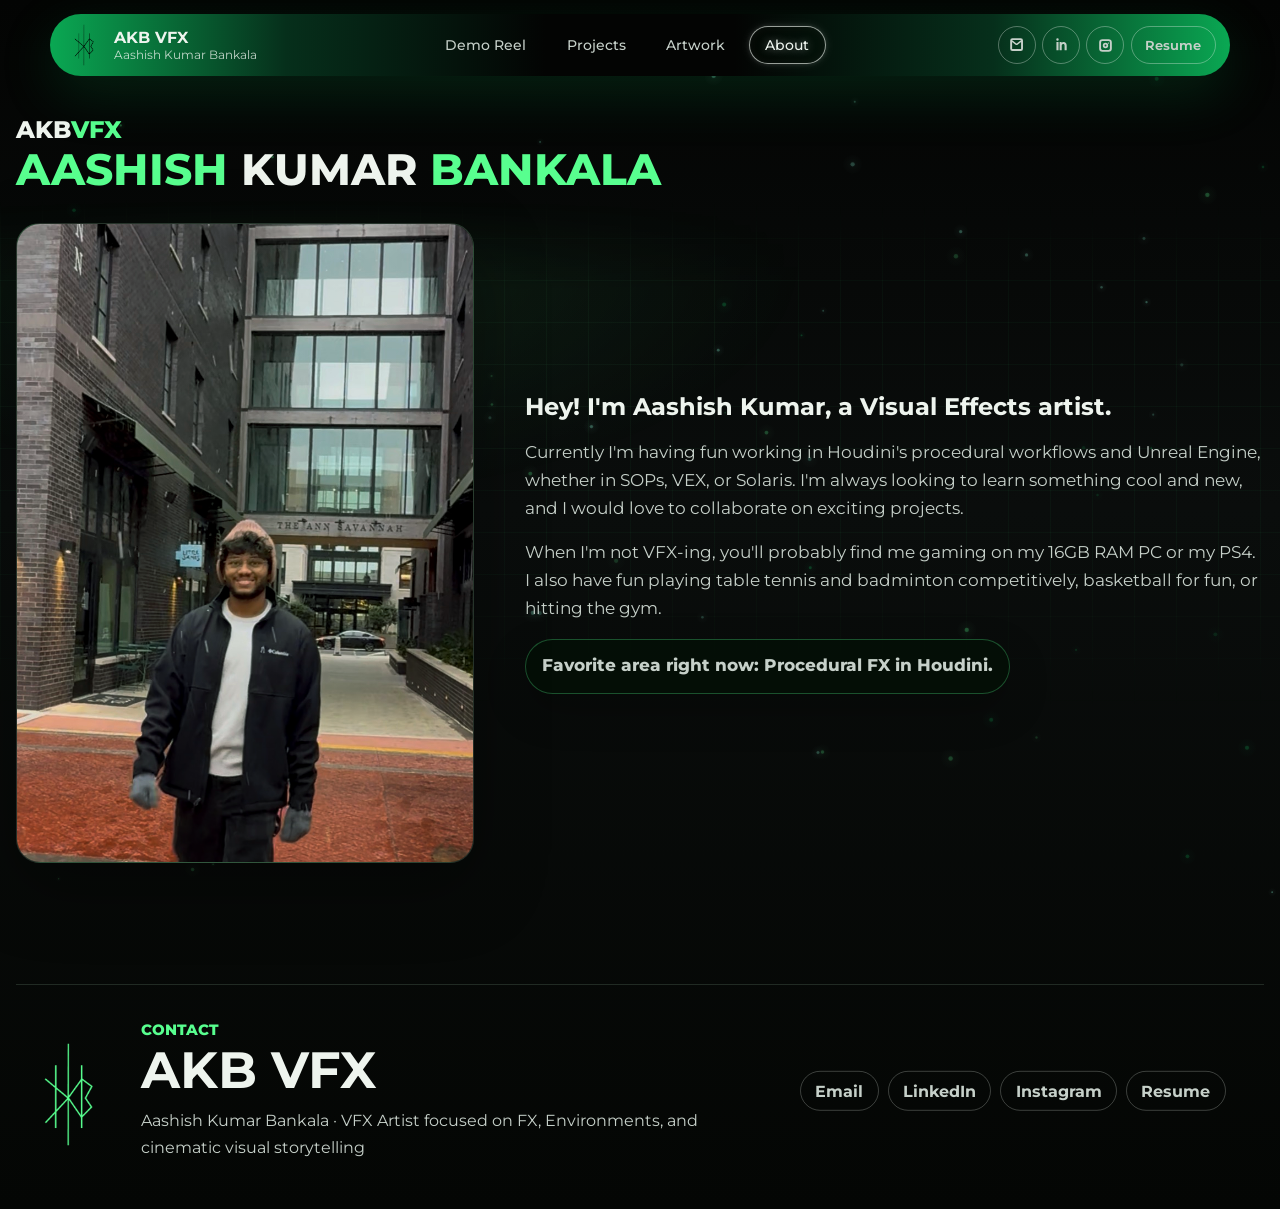
<file: about.html>
<!doctype html>
<html lang="en">
  <head>
    <meta charset="UTF-8" />
    <meta name="viewport" content="width=device-width, initial-scale=1.0" />
    <meta
      name="description"
      content="About Aashish Kumar Bankala, AKB VFX, software, contact information, and portfolio focus."
    />
    <title>About | AKB VFX</title>
    <link rel="preconnect" href="https://fonts.googleapis.com" />
    <link rel="preconnect" href="https://fonts.gstatic.com" crossorigin />
    <link href="https://fonts.googleapis.com/css2?family=Montserrat:wght@400..900&display=swap" rel="stylesheet" />
    <link rel="stylesheet" href="assets/css/styles.css" />
  </head>
  <body>
    <div class="site-shell subpage-shell">
      <header class="topbar topbar-solid" data-reveal>
        <a class="brand" href="index.html" aria-label="AKB VFX home">
          <span class="brand-mark"><img src="assets/images/logo-png.png" alt="AKB VFX logo" /></span>
          <span class="brand-copy">
            <strong>AKB VFX</strong>
            <span>Aashish Kumar Bankala</span>
          </span>
        </a>

        <nav class="main-nav" aria-label="Primary navigation">
          <a href="index.html#showreel">Demo Reel</a>
          <a href="projects.html">Projects</a>
          <a href="artwork.html">Artwork</a>
          <a href="about.html" aria-current="page">About</a>
        </nav>

        <button class="mobile-nav-toggle" type="button" aria-label="Open menu" aria-expanded="false">
          <span></span>
          <span></span>
          <span></span>
        </button>

        <div class="social-links" aria-label="Contact links">
          <a href="mailto:aashishbankala@gmail.com" aria-label="Email Aashish">
            <svg viewBox="0 0 24 24" aria-hidden="true">
              <path d="M4 6.8A2.8 2.8 0 0 1 6.8 4h10.4A2.8 2.8 0 0 1 20 6.8v10.4a2.8 2.8 0 0 1-2.8 2.8H6.8A2.8 2.8 0 0 1 4 17.2V6.8Zm2.2-.4 5.58 4.25c.13.1.31.1.44 0L17.8 6.4H6.2Zm11.4 2.35-4.33 3.31a2.1 2.1 0 0 1-2.54 0L6.4 8.75v8.45c0 .22.18.4.4.4h10.4c.22 0 .4-.18.4-.4V8.75Z" />
            </svg>
          </a>
          <a href="https://www.linkedin.com/in/aashish-kumar-bankala-3ab669327/" target="_blank" rel="noreferrer" aria-label="LinkedIn">
            <svg viewBox="0 0 24 24" aria-hidden="true">
              <path d="M6.94 8.9H4.3v10.2h2.64V8.9ZM5.62 4.05a1.53 1.53 0 1 0 0 3.06 1.53 1.53 0 0 0 0-3.06Zm5.17 4.85H8.27v10.2h2.63v-5.35c0-1.44.66-2.38 1.93-2.38 1.12 0 1.66.78 1.66 2.38v5.35h2.63v-5.92c0-2.92-1.56-4.52-3.84-4.52-1.25 0-2.03.49-2.49 1.22V8.9Z" />
            </svg>
          </a>
          <a href="https://www.instagram.com/akb35409_art/" target="_blank" rel="noreferrer" aria-label="Instagram">
            <svg viewBox="0 0 24 24" aria-hidden="true">
              <path d="M8.2 4h7.6A4.2 4.2 0 0 1 20 8.2v7.6a4.2 4.2 0 0 1-4.2 4.2H8.2A4.2 4.2 0 0 1 4 15.8V8.2A4.2 4.2 0 0 1 8.2 4Zm0 2.4a1.8 1.8 0 0 0-1.8 1.8v7.6c0 1 .8 1.8 1.8 1.8h7.6a1.8 1.8 0 0 0 1.8-1.8V8.2a1.8 1.8 0 0 0-1.8-1.8H8.2Zm3.8 2.2a3.4 3.4 0 1 1 0 6.8 3.4 3.4 0 0 1 0-6.8Zm0 2.2a1.2 1.2 0 1 0 0 2.4 1.2 1.2 0 0 0 0-2.4Zm3.72-2.72a.8.8 0 1 1 0 1.6.8.8 0 0 1 0-1.6Z" />
            </svg>
          </a>
          <a class="resume-link" href="assets/docs/AashishKumarBankala_Resume_2026.pdf" target="_blank" rel="noreferrer">Resume</a>
        </div>
      </header>

      <main class="about-page">
        <section class="page-hero about-hero" data-reveal>
          <p class="eyebrow brand-eyebrow"><span>akb</span><span>vfx</span></p>
          <h1><span>Aashish</span> Kumar <span>Bankala</span></h1>
        </section>

        <section class="about-story" data-reveal>
          <figure class="about-portrait">
            <img
              src="assets/images/about-portrait.jpg"
              alt="Aashish Kumar Bankala portrait"
              loading="lazy"
              onerror="this.remove(); this.parentElement.classList.add('is-missing');"
            />
            <div class="about-portrait-fallback">
              <span>Portrait</span>
              <strong>Aashish Kumar Bankala</strong>
            </div>
          </figure>

          <div class="about-copy">
            <p>
              Hey! I'm Aashish Kumar, a Visual Effects artist.
            </p>
            <p>
              Currently I'm having fun working in Houdini's procedural workflows and Unreal
              Engine, whether in SOPs, VEX, or Solaris. I'm always looking to learn something
              cool and new, and I would love to collaborate on exciting projects.
            </p>
            <p>
              When I'm not VFX-ing, you'll probably find me gaming on my 16GB RAM PC or my PS4.
              I also have fun playing table tennis and badminton competitively, basketball for
              fun, or hitting the gym.
            </p>
            <p class="about-highlight">Favorite area right now: Procedural FX in Houdini.</p>
          </div>
        </section>
      </main>

      <footer class="site-footer" data-reveal>
        <div class="footer-main">
          <div class="footer-brand-block">
            <a class="footer-logo" href="index.html#showreel" aria-label="Back to demoreel">
              <img src="assets/images/logo-green.png" alt="AKB VFX logo" />
            </a>
            <div class="footer-copy">
              <p class="eyebrow">Contact</p>
              <h2>AKB VFX</h2>
              <p>Aashish Kumar Bankala · VFX Artist focused on FX, Environments, and cinematic visual storytelling</p>
            </div>
          </div>
          <nav class="footer-links" aria-label="Footer links">
            <a href="mailto:aashishbankala@gmail.com">Email</a>
            <a href="https://www.linkedin.com/in/aashish-kumar-bankala-3ab669327/" target="_blank" rel="noreferrer">LinkedIn</a>
            <a href="https://www.instagram.com/akb35409_art/" target="_blank" rel="noreferrer">Instagram</a>
            <a href="assets/docs/AashishKumarBankala_Resume_2026.pdf" target="_blank" rel="noreferrer">Resume</a>
          </nav>
        </div>
      </footer>
    </div>

    <script src="assets/js/projects.js"></script>
    <script src="assets/js/main.js"></script>
  </body>
</html>
</file>
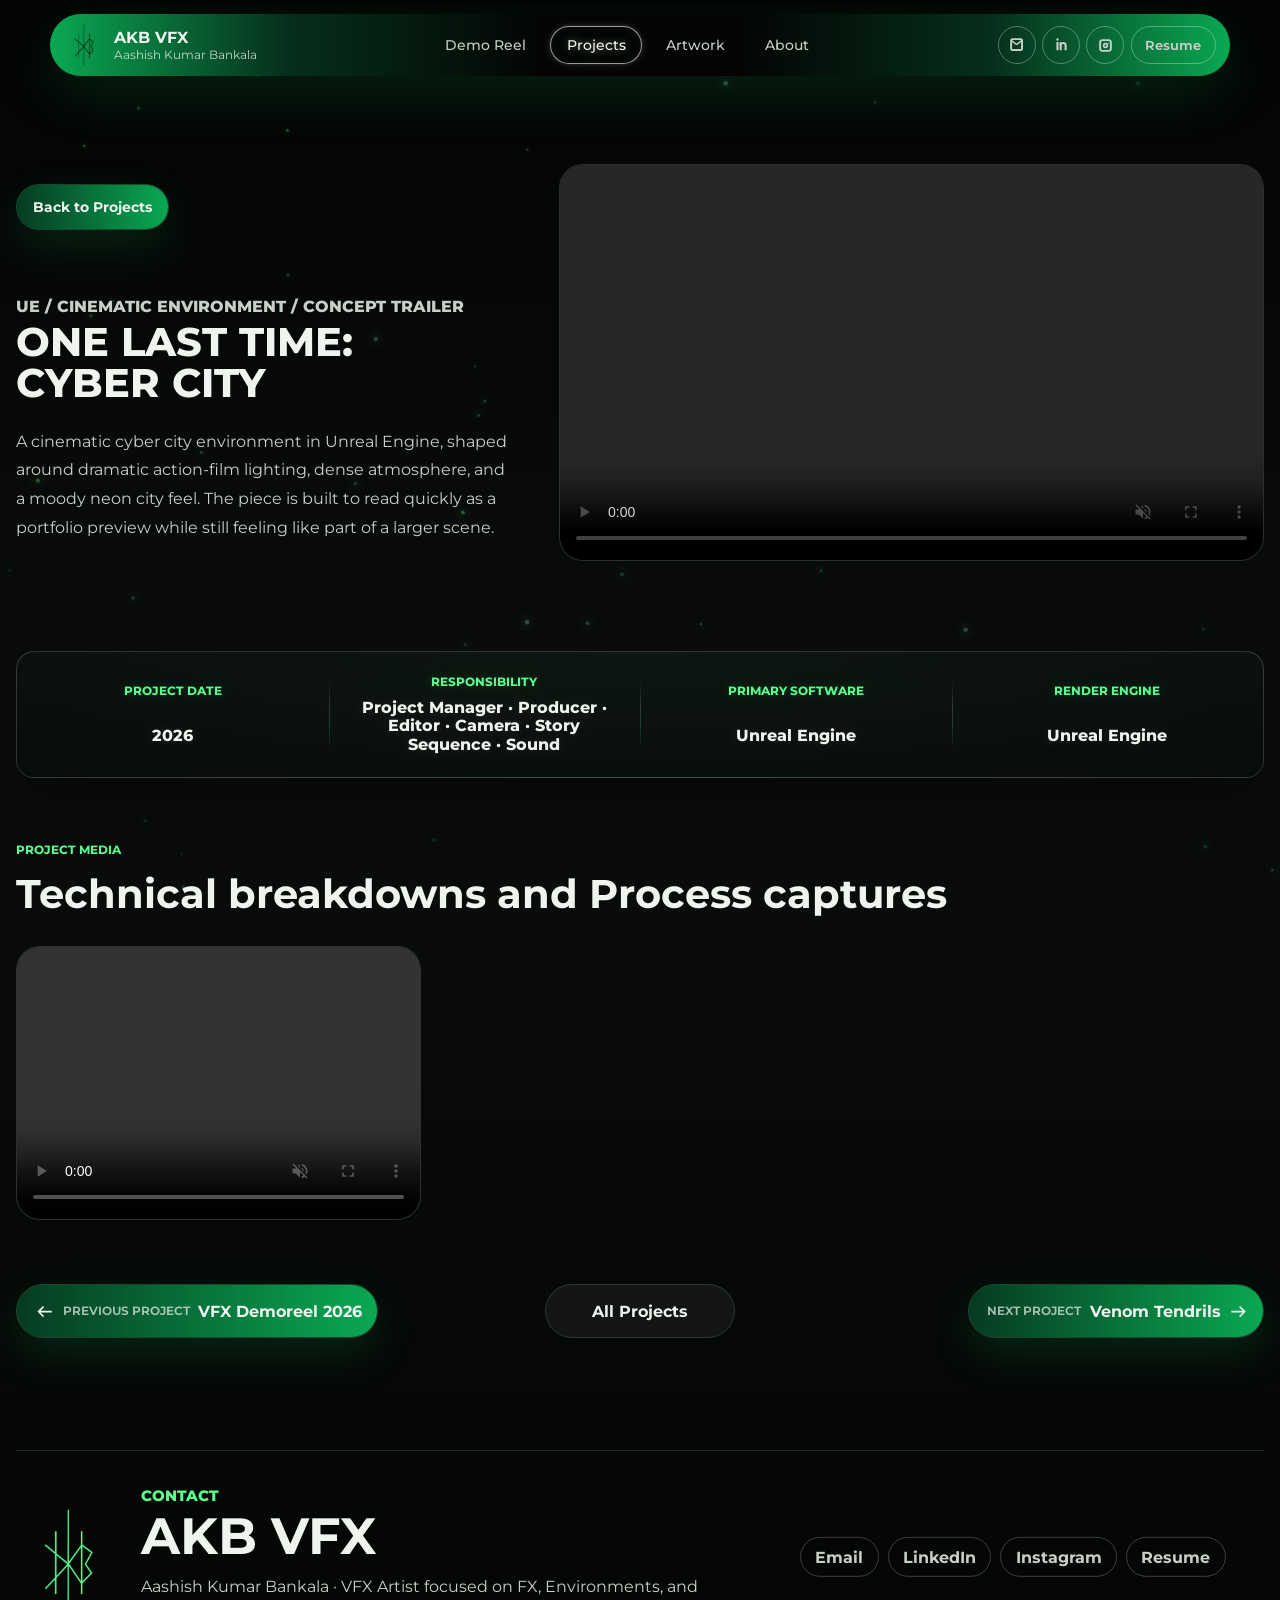
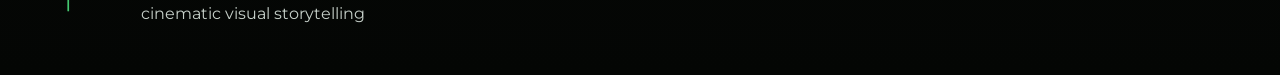
<file: project.html>
<!doctype html>
<html lang="en">
  <head>
    <meta charset="UTF-8" />
    <meta name="viewport" content="width=device-width, initial-scale=1.0" />
    <meta name="description" content="AKB VFX project detail page." />
    <title>Project | AKB VFX</title>
    <link rel="preconnect" href="https://fonts.googleapis.com" />
    <link rel="preconnect" href="https://fonts.gstatic.com" crossorigin />
    <link href="https://fonts.googleapis.com/css2?family=Montserrat:wght@400..900&display=swap" rel="stylesheet" />
    <link rel="stylesheet" href="assets/css/styles.css" />
  </head>
  <body>
    <div class="site-shell subpage-shell">
      <header class="topbar topbar-solid" data-reveal>
        <a class="brand" href="index.html" aria-label="AKB VFX home">
          <span class="brand-mark"><img src="assets/images/logo-png.png" alt="AKB VFX logo" /></span>
          <span class="brand-copy">
            <strong>AKB VFX</strong>
            <span>Aashish Kumar Bankala</span>
          </span>
        </a>

        <nav class="main-nav" aria-label="Primary navigation">
          <a href="index.html#showreel">Demo Reel</a>
          <a href="projects.html" aria-current="page">Projects</a>
          <a href="artwork.html">Artwork</a>
          <a href="about.html">About</a>
        </nav>

        <button class="mobile-nav-toggle" type="button" aria-label="Open menu" aria-expanded="false">
          <span></span>
          <span></span>
          <span></span>
        </button>

        <div class="social-links" aria-label="Contact links">
          <a href="mailto:aashishbankala@gmail.com" aria-label="Email Aashish">
            <svg viewBox="0 0 24 24" aria-hidden="true">
              <path d="M4 6.8A2.8 2.8 0 0 1 6.8 4h10.4A2.8 2.8 0 0 1 20 6.8v10.4a2.8 2.8 0 0 1-2.8 2.8H6.8A2.8 2.8 0 0 1 4 17.2V6.8Zm2.2-.4 5.58 4.25c.13.1.31.1.44 0L17.8 6.4H6.2Zm11.4 2.35-4.33 3.31a2.1 2.1 0 0 1-2.54 0L6.4 8.75v8.45c0 .22.18.4.4.4h10.4c.22 0 .4-.18.4-.4V8.75Z" />
            </svg>
          </a>
          <a href="https://www.linkedin.com/in/aashish-kumar-bankala-3ab669327/" target="_blank" rel="noreferrer" aria-label="LinkedIn">
            <svg viewBox="0 0 24 24" aria-hidden="true">
              <path d="M6.94 8.9H4.3v10.2h2.64V8.9ZM5.62 4.05a1.53 1.53 0 1 0 0 3.06 1.53 1.53 0 0 0 0-3.06Zm5.17 4.85H8.27v10.2h2.63v-5.35c0-1.44.66-2.38 1.93-2.38 1.12 0 1.66.78 1.66 2.38v5.35h2.63v-5.92c0-2.92-1.56-4.52-3.84-4.52-1.25 0-2.03.49-2.49 1.22V8.9Z" />
            </svg>
          </a>
          <a href="https://www.instagram.com/akb35409_art/" target="_blank" rel="noreferrer" aria-label="Instagram">
            <svg viewBox="0 0 24 24" aria-hidden="true">
              <path d="M8.2 4h7.6A4.2 4.2 0 0 1 20 8.2v7.6a4.2 4.2 0 0 1-4.2 4.2H8.2A4.2 4.2 0 0 1 4 15.8V8.2A4.2 4.2 0 0 1 8.2 4Zm0 2.4a1.8 1.8 0 0 0-1.8 1.8v7.6c0 1 .8 1.8 1.8 1.8h7.6a1.8 1.8 0 0 0 1.8-1.8V8.2a1.8 1.8 0 0 0-1.8-1.8H8.2Zm3.8 2.2a3.4 3.4 0 1 1 0 6.8 3.4 3.4 0 0 1 0-6.8Zm0 2.2a1.2 1.2 0 1 0 0 2.4 1.2 1.2 0 0 0 0-2.4Zm3.72-2.72a.8.8 0 1 1 0 1.6.8.8 0 0 1 0-1.6Z" />
            </svg>
          </a>
          <a class="resume-link" href="assets/docs/AashishKumarBankala_Resume_2026.pdf" target="_blank" rel="noreferrer">Resume</a>
        </div>
      </header>

      <main id="projectDetail"></main>

      <footer class="site-footer" data-reveal>
        <div class="footer-main">
          <div class="footer-brand-block">
            <a class="footer-logo" href="index.html#showreel" aria-label="Back to demoreel">
              <img src="assets/images/logo-green.png" alt="AKB VFX logo" />
            </a>
            <div class="footer-copy">
              <p class="eyebrow">Contact</p>
              <h2>AKB VFX</h2>
              <p>Aashish Kumar Bankala · VFX Artist focused on FX, Environments, and cinematic visual storytelling</p>
            </div>
          </div>
          <nav class="footer-links" aria-label="Footer links">
            <a href="mailto:aashishbankala@gmail.com">Email</a>
            <a href="https://www.linkedin.com/in/aashish-kumar-bankala-3ab669327/" target="_blank" rel="noreferrer">LinkedIn</a>
            <a href="https://www.instagram.com/akb35409_art/" target="_blank" rel="noreferrer">Instagram</a>
            <a href="assets/docs/AashishKumarBankala_Resume_2026.pdf" target="_blank" rel="noreferrer">Resume</a>
          </nav>
        </div>
      </footer>
    </div>

    <script src="assets/js/projects.js"></script>
    <script src="assets/js/main.js"></script>
  </body>
</html>
</file>
<file: assets/css/styles.css>
:root {
  --bg: #050706;
  --bg-soft: #0b0f0d;
  --panel: rgba(18, 22, 20, 0.72);
  --panel-strong: rgba(18, 22, 20, 0.92);
  --line: rgba(194, 255, 213, 0.14);
  --text: #eef4ee;
  --muted: #98a39c;
  --muted-strong: #c6d0c9;
  --green: #58ff8f;
  --green-deep: #0aa853;
  --cyan: #8affdc;
  --shadow: rgba(0, 0, 0, 0.46);
  --radius: 24px;
  --radius-sm: 18px;
  --pill: 999px;
  --max: 1180px;
  --content-max: 1320px;
  --section-space: clamp(5.5rem, 7vw, 7.25rem);
  --section-space-tight: clamp(3rem, 5vw, 5rem);
  --block-gap: clamp(1.8rem, 2.4vw, 2.6rem);
  --scroll-progress: 0;
  --background-glow: 0;
  --nav-fade-opacity: 0;
}

* {
  box-sizing: border-box;
}

html {
  scroll-behavior: smooth;
}

body {
  margin: 0;
  min-height: 100vh;
  overflow-x: hidden;
  background: linear-gradient(180deg, #030403 0%, #0a0d0c 42%, #040604 100%);
  color: var(--text);
  font-family:
    "Montserrat", ui-sans-serif, system-ui, -apple-system, BlinkMacSystemFont, "Segoe UI", sans-serif;
  font-optical-sizing: auto;
}

body::before {
  position: fixed;
  inset: 0;
  z-index: 0;
  pointer-events: none;
  content: "";
  background:
    radial-gradient(ellipse at 18% 18%, rgba(88, 255, 143, 0.1), transparent 34rem),
    radial-gradient(ellipse at 82% 72%, rgba(10, 168, 83, 0.08), transparent 30rem);
  opacity: calc(var(--background-glow) * 0.78);
  mask-image: linear-gradient(to bottom, transparent 0%, black 18%, black 92%, transparent 100%);
  transition: opacity 220ms ease;
}

.particle-field {
  position: fixed;
  inset: 0;
  z-index: 0;
  width: 100%;
  height: 100%;
  pointer-events: none;
  opacity: 0.6;
  mix-blend-mode: screen;
}

.site-shell {
  position: relative;
  z-index: 1;
}

.site-shell::before {
  position: fixed;
  top: 0;
  right: 0;
  left: 0;
  z-index: 49;
  height: clamp(190px, 14vw, 250px);
  pointer-events: none;
  content: "";
  opacity: var(--nav-fade-opacity);
  background: linear-gradient(
    180deg,
    rgba(0, 0, 0, 0.9) 0%,
    rgba(0, 0, 0, 0.78) 28%,
    rgba(2, 7, 4, 0.48) 56%,
    rgba(2, 7, 4, 0.18) 82%,
    rgba(0, 0, 0, 0) 100%
  );
  transition: opacity 120ms linear;
}

.logo-loader {
  position: fixed;
  inset: 0;
  z-index: 9999;
  display: grid;
  place-items: center;
  pointer-events: none;
  background:
    radial-gradient(ellipse 140% 105% at 50% 50%, rgba(164, 255, 195, 0.34) 0%, rgba(88, 255, 143, 0.28) 36%, rgba(10, 168, 83, 0.16) 68%, rgba(0, 0, 0, 0) 100%),
    linear-gradient(135deg, #000 0%, #04150c 20%, #0a6035 50%, #052312 78%, #000 100%);
  animation: loader-fade 1150ms cubic-bezier(0.22, 1, 0.36, 1) forwards;
}

.logo-loader img {
  --loader-logo-x: -8px;
  width: min(28vw, 180px);
  height: min(28vw, 180px);
  object-fit: contain;
  animation: logo-bounce-out 1000ms cubic-bezier(0.2, 0.9, 0.2, 1) forwards;
}

.logo-loader.is-leaving img {
  animation-duration: 520ms;
}

a {
  color: inherit;
  text-decoration: none;
}

button {
  font: inherit;
}

svg {
  display: block;
  width: 1.2rem;
  height: 1.2rem;
  fill: currentColor;
}

.site-shell {
  min-height: 100vh;
}

.topbar {
  position: fixed;
  top: 0;
  left: 50%;
  z-index: 50;
  display: grid;
  width: min(calc(100% - 28px), var(--max));
  grid-template-columns: auto 1fr auto;
  align-items: center;
  gap: 1rem;
  transform: translateX(-50%);
  margin-top: 14px;
  padding: 10px;
  border: 0;
  border-radius: var(--pill);
  background: linear-gradient(
    90deg,
    var(--green-deep) 0%,
    #062f1b 20%,
    #030403 42%,
    #030403 58%,
    #062f1b 80%,
    var(--green-deep) 100%
  );
  isolation: isolate;
  box-shadow: 0 18px 54px rgba(10, 168, 83, 0.18);
}

.topbar-solid {
  background: linear-gradient(
    90deg,
    var(--green-deep) 0%,
    #062f1b 20%,
    #030403 42%,
    #030403 58%,
    #062f1b 80%,
    var(--green-deep) 100%
  );
}

.brand {
  display: inline-flex;
  align-items: center;
  min-width: 0;
  gap: 0.75rem;
}

.brand-mark {
  display: inline-grid;
  width: 42px;
  height: 42px;
  place-items: center;
  border: 0;
  border-radius: var(--pill);
  background: transparent;
  color: var(--text);
  font-size: 0.78rem;
  font-weight: 900;
  letter-spacing: 0;
  transform: translateX(3px);
}

.brand-mark img {
  display: block;
  width: 100%;
  height: 100%;
  object-fit: contain;
}

.brand-copy {
  display: grid;
  gap: 0.1rem;
}

.brand-copy strong {
  font-size: 0.98rem;
}

.brand-copy span {
  color: rgba(238, 244, 238, 0.8);
  font-size: 0.72rem;
}

.main-nav {
  display: flex;
  justify-content: center;
  gap: 0.5rem;
}

.mobile-nav-toggle {
  display: none;
  width: 42px;
  height: 42px;
  place-items: center;
  border: 1px solid rgba(238, 244, 238, 0.34);
  border-radius: var(--pill);
  background: rgba(3, 16, 6, 0.18);
  color: var(--text);
  cursor: pointer;
  transition:
    transform 180ms ease,
    box-shadow 180ms ease,
    border-color 180ms ease,
    background 180ms ease;
}

.mobile-nav-toggle span {
  display: block;
  width: 18px;
  height: 2px;
  border-radius: var(--pill);
  background: currentColor;
  transition:
    transform 180ms ease,
    opacity 180ms ease;
}

.mobile-current-page {
  display: none;
}

.mobile-nav-toggle:hover,
.topbar.nav-open .mobile-nav-toggle {
  transform: translateY(-2px);
  border-color: rgba(238, 244, 238, 0.62);
  background: rgba(3, 16, 6, 0.3);
  box-shadow: 0 0 12px rgba(255, 255, 255, 0.13);
}

.topbar.nav-open .mobile-nav-toggle span:nth-child(1) {
  transform: translateY(6px) rotate(45deg);
}

.topbar.nav-open .mobile-nav-toggle span:nth-child(2) {
  opacity: 0;
}

.topbar.nav-open .mobile-nav-toggle span:nth-child(3) {
  transform: translateY(-6px) rotate(-45deg);
}

.main-nav a,
.resume-link {
  display: inline-flex;
  min-height: 38px;
  align-items: center;
  border: 1px solid transparent;
  border-radius: var(--pill);
  padding: 0 0.85rem;
  color: var(--muted-strong);
  font-size: 0.82rem;
  font-weight: 500;
  transition:
    transform 180ms ease,
    box-shadow 180ms ease,
    text-shadow 180ms ease,
    border-color 180ms ease,
    color 180ms ease,
    background 180ms ease;
}

.main-nav a {
  padding: 0 0.95rem;
  font-size: 0.9rem;
}

.main-nav a[aria-current="page"] {
  border-color: rgba(238, 244, 238, 0.64);
  background: rgba(3, 16, 6, 0.22);
  color: var(--text);
  box-shadow:
    0 0 5px rgba(255, 255, 255, 0.12),
    0 0 12px rgba(255, 255, 255, 0.09),
    inset 0 0 8px rgba(255, 255, 255, 0.045);
  text-shadow: 0 0 9px rgba(255, 255, 255, 0.46);
}

.main-nav a:hover {
  transform: translateY(-3px) scale(1.04);
  border-color: rgba(238, 244, 238, 0.62);
  background: rgba(3, 16, 6, 0.22);
  color: var(--text);
  box-shadow:
    0 0 6px rgba(255, 255, 255, 0.15),
    0 0 14px rgba(255, 255, 255, 0.11),
    inset 0 0 8px rgba(255, 255, 255, 0.05);
  text-shadow: 0 0 9px rgba(255, 255, 255, 0.46);
}

.resume-link:hover {
  color: var(--text);
}

.social-links {
  display: flex;
  align-items: center;
  justify-content: flex-end;
  gap: 0.4rem;
  padding-right: 0.25rem;
}

.social-links a:not(.resume-link) {
  display: inline-grid;
  width: 38px;
  height: 38px;
  place-items: center;
  border: 1px solid rgba(238, 244, 238, 0.34);
  border-radius: var(--pill);
  color: var(--muted-strong);
  background: transparent;
  transition:
    transform 180ms ease,
    box-shadow 180ms ease,
    color 180ms ease,
    border-color 180ms ease;
}

.social-links a:not(.resume-link):hover {
  transform: translateY(-3px) scale(1.08);
  border-color: rgba(238, 244, 238, 0.62);
  color: var(--text);
  box-shadow: 0 0 14px rgba(255, 255, 255, 0.16);
}

.social-links .resume-link {
  border: 1px solid rgba(238, 244, 238, 0.34);
  background: transparent;
  color: var(--muted-strong);
  font-weight: 650;
}

.social-links .resume-link:hover {
  transform: translateY(-3px) scale(1.04);
  border-color: rgba(238, 244, 238, 0.62);
  background: transparent;
  color: var(--text);
  box-shadow: 0 0 14px rgba(255, 255, 255, 0.16);
}

.social-links a[aria-label="LinkedIn"] svg {
  transform: translateX(2px);
}

.social-links a[aria-label="Instagram"] svg {
  width: 19px;
  height: 19px;
}

.hero {
  position: relative;
  display: grid;
  min-height: 100svh;
  place-items: end center;
  overflow: hidden;
  padding: 8rem 1.2rem 7rem;
}

.hero::after {
  position: absolute;
  right: 0;
  bottom: -1px;
  left: 0;
  z-index: 1;
  height: min(34vh, 320px);
  pointer-events: none;
  content: "";
  background: linear-gradient(
    180deg,
    rgba(5, 7, 6, 0) 0%,
    rgba(5, 7, 6, 0.4) 26%,
    rgba(5, 7, 6, 0.82) 52%,
    #050706 72%,
    #0a0d0c 100%
  );
}

.hero-video,
.hero-scrim,
.hero-grid,
.hero-video-link {
  position: absolute;
  inset: 0;
}

.hero-video {
  width: 100%;
  height: 100%;
  object-fit: cover;
  transform: scale(calc(1.04 + (var(--scroll-progress) * 0.035)))
    translateY(calc(var(--scroll-progress) * 22px));
  filter: saturate(0.98) contrast(1.06) brightness(0.98);
}

.hero-scrim {
  background:
    linear-gradient(90deg, rgba(2, 4, 3, 0.46), rgba(2, 4, 3, 0.12) 52%, rgba(2, 4, 3, 0.34)),
    linear-gradient(180deg, rgba(2, 4, 3, 0.16), rgba(2, 4, 3, 0.02) 48%, rgba(5, 7, 6, 0.7) 100%);
}

.hero-grid {
  display: none;
  opacity: 0.58;
  background-image:
    linear-gradient(rgba(88, 255, 143, 0.15) 1px, transparent 1px),
    linear-gradient(90deg, rgba(88, 255, 143, 0.12) 1px, transparent 1px);
  background-position: center;
  background-size: 92px 92px;
  mask-image: radial-gradient(circle at center, black, transparent 70%);
}

.hero-video-link {
  z-index: 1;
  display: block;
}

.hero-content {
  position: relative;
  z-index: 2;
  width: min(100%, var(--content-max));
  transform: translateY(calc(var(--scroll-progress) * -18px));
}

.hero-title-link {
  display: inline-block;
}

.eyebrow {
  margin: 0 0 1rem;
  color: var(--green);
  font-size: 0.78rem;
  font-weight: 800;
  letter-spacing: 0;
  text-transform: uppercase;
}

.hero h1,
.page-hero h1,
.detail-copy h1 {
  margin: 0;
  max-width: 980px;
  font-size: clamp(3.8rem, 10vw, 8.8rem);
  font-weight: 760;
  line-height: 0.84;
  letter-spacing: 0;
  text-transform: uppercase;
}

.hero h1 {
  font-family: "Jost", "Montserrat", ui-sans-serif, system-ui, -apple-system, BlinkMacSystemFont, "Segoe UI", sans-serif;
  font-optical-sizing: auto;
  font-weight: 620;
}

.hero h1 span {
  display: block;
}

.hero-actions,
.contact-actions {
  display: flex;
  flex-wrap: wrap;
  gap: 0.75rem;
  margin-top: 2rem;
}

.button {
  display: inline-flex;
  min-height: 46px;
  align-items: center;
  justify-content: center;
  gap: 0.55rem;
  border: 1px solid transparent;
  border-radius: var(--pill);
  padding: 0 1rem;
  cursor: pointer;
  font-weight: 700;
  backface-visibility: hidden;
  transform-origin: center;
  transition:
    transform 180ms ease,
    box-shadow 180ms ease,
    border-color 180ms ease,
    background 180ms ease,
    color 180ms ease;
}

.button:hover {
  transform: translateY(-3px) scale(1.03);
}

.button:active {
  transform: translateY(-1px) scale(0.99);
}

.button-primary {
  background: var(--green-deep);
  color: var(--text);
  box-shadow: 0 20px 58px rgba(10, 168, 83, 0.22);
}

.button-ghost {
  border-color: var(--line);
  background: rgba(255, 255, 255, 0.055);
  color: var(--text);
}

.button-ghost:hover {
  border-color: rgba(238, 244, 238, 0.62);
  background: rgba(255, 255, 255, 0.055);
  color: var(--text);
  box-shadow: 0 0 14px rgba(255, 255, 255, 0.16);
}

.contact-band .button-ghost:hover {
  border-color: rgba(88, 255, 143, 0.58);
  background: rgba(5, 18, 12, 0.56);
  color: var(--text);
  box-shadow: 0 0 18px rgba(88, 255, 143, 0.14);
}

.sound-toggle {
  width: 46px;
  padding: 0;
}

.sound-toggle img {
  display: block;
  width: 24px;
  height: 24px;
  object-fit: contain;
  filter: drop-shadow(0 0 10px rgba(88, 255, 143, 0.24));
}

.button-deep-green,
.back-link.button-ghost {
  border-color: rgba(88, 255, 143, 0.26);
  background: linear-gradient(90deg, #063b21, var(--green-deep));
  background-clip: padding-box;
  color: var(--text);
  box-shadow: 0 16px 42px rgba(10, 168, 83, 0.18);
}

.button-deep-green:hover,
.back-link.button-ghost:hover {
  transform: translateY(-3px);
  border-color: rgba(164, 255, 195, 0.42);
  box-shadow: 0 18px 48px rgba(10, 168, 83, 0.24);
}

.section,
.project-grid-section,
.detail-page {
  width: min(calc(100% - 32px), var(--content-max));
  margin: 0 auto;
}

.section {
  padding: var(--section-space) 0;
}

.intro-section,
.contact-band {
  display: grid;
  grid-template-columns: minmax(0, 0.95fr) minmax(280px, 0.72fr);
  gap: 2rem;
  align-items: end;
}

.section-heading h2,
.contact-band h2,
.detail-gallery h2 {
  margin: 0;
  max-width: 760px;
  font-size: clamp(2.2rem, 5.8vw, 5.8rem);
  line-height: 0.96;
  letter-spacing: 0;
}

.intro-copy {
  border-left: 1px solid var(--line);
  padding-left: 1.25rem;
}

.intro-copy p,
.page-hero p,
.detail-copy p,
.empty-gallery p {
  margin: 0;
  color: var(--muted-strong);
  line-height: 1.75;
}

.software-section {
  overflow: hidden;
  padding-top: clamp(3.2rem, 4.8vw, 5rem);
}

.project-section {
  width: min(calc(100% - 16px), 1680px);
  overflow: hidden;
  padding-top: clamp(1.2rem, 2vw, 2.4rem);
  padding-bottom: clamp(2.5rem, 3.5vw, 4rem);
}

.project-section .section-heading,
.software-section .section-heading {
  display: grid;
  width: min(calc(100% - 32px), var(--content-max));
  gap: 0.65rem;
  justify-items: start;
  margin: 0 auto;
}

.project-section .eyebrow,
.software-section .eyebrow,
.contact-band .eyebrow,
.footer-copy .eyebrow {
  margin: 0;
  font-size: 0.95rem;
}

.contact-band .eyebrow {
  margin-bottom: 0.45rem;
}

.project-section .section-heading h2,
.software-section .section-heading h2 {
  max-width: none;
  font-size: 3.15rem;
  line-height: 1;
  white-space: nowrap;
}

.contact-band h2 {
  max-width: none;
  font-size: clamp(1.15rem, 1.45vw, 1.48rem);
  line-height: 1.12;
  white-space: nowrap;
}

.contact-band {
  grid-template-columns: minmax(0, 1fr) auto;
  align-items: center;
}

.contact-band > div:first-child {
  min-width: 0;
}

.contact-band .contact-actions {
  flex-wrap: nowrap;
  justify-content: flex-end;
  margin-top: 0;
  transform: translateX(-3rem);
}

.software-marquee {
  margin-top: var(--block-gap);
  overflow-x: hidden;
  overflow-y: hidden;
  border-block: 1px solid var(--line);
  background: rgba(255, 255, 255, 0.025);
  mask-image: linear-gradient(90deg, transparent, black 8%, black 92%, transparent);
  scroll-behavior: auto;
  scrollbar-width: none;
  user-select: none;
}

.software-marquee::-webkit-scrollbar-track,
.project-rail::-webkit-scrollbar-track {
  background: transparent;
}

.software-marquee::-webkit-scrollbar,
.project-rail::-webkit-scrollbar {
  display: none;
  width: 0;
  height: 0;
}

.software-marquee::-webkit-scrollbar-thumb,
.project-rail::-webkit-scrollbar-thumb {
  border-radius: var(--pill);
  background: var(--green);
}

.software-track {
  display: flex;
  width: max-content;
  gap: 0.7rem;
  padding: 1rem 0;
}

.software-chip {
  display: inline-flex;
  min-width: 118px;
  height: 86px;
  align-items: center;
  justify-content: center;
  border: 1px solid var(--line);
  border-radius: var(--radius);
  background: linear-gradient(180deg, rgba(255, 255, 255, 0.07), rgba(255, 255, 255, 0.025));
  color: var(--text);
  font-weight: 800;
}

.software-chip img {
  display: block;
  width: auto;
  height: auto;
  max-width: 78px;
  max-height: 64px;
  object-fit: contain;
  filter: drop-shadow(0 10px 20px rgba(88, 255, 143, 0.12));
}

.software-chip.is-mono img {
  filter: invert(1) brightness(1.25) drop-shadow(0 10px 20px rgba(88, 255, 143, 0.18));
  opacity: 0.92;
}

.software-chip[aria-label="Blender"] img {
  max-width: 62px;
  max-height: 52px;
}

.software-chip[aria-label="Cinema 4D"] img {
  max-width: 92px;
  max-height: 80px;
}

.project-rail-shell {
  position: relative;
  margin-top: clamp(1.2rem, 1.8vw, 1.9rem);
}

.project-rail {
  overflow-x: hidden;
  overflow-y: hidden;
  mask-image: linear-gradient(90deg, transparent, black 7%, black 93%, transparent);
  scroll-behavior: auto;
  scrollbar-width: none;
  user-select: none;
}

.rail-arrow {
  position: absolute;
  top: 50%;
  z-index: 6;
  display: grid;
  width: 46px;
  height: 46px;
  place-items: center;
  border: 1px solid rgba(238, 244, 238, 0.2);
  border-radius: var(--pill);
  background: rgba(5, 8, 7, 0.76);
  color: var(--text);
  cursor: pointer;
  transform: translateY(-50%);
  transition:
    transform 180ms ease,
    border-color 180ms ease,
    background 180ms ease,
    box-shadow 180ms ease;
}

.rail-arrow-left {
  left: clamp(0.5rem, 1.8vw, 1.5rem);
}

.rail-arrow-right {
  right: clamp(0.5rem, 1.8vw, 1.5rem);
}

.rail-arrow:hover,
.rail-arrow.is-active {
  transform: translateY(-50%) scale(1.08);
  border-color: rgba(88, 255, 143, 0.5);
  background: rgba(10, 168, 83, 0.36);
  box-shadow: 0 0 20px rgba(88, 255, 143, 0.16);
}

.rail-arrow svg {
  width: 1.3rem;
  height: 1.3rem;
}

.project-rail-track {
  display: flex;
  width: max-content;
  gap: 1rem;
}

.project-card {
  position: relative;
  display: flex;
  width: clamp(390px, 42vw, 720px);
  aspect-ratio: 16 / 9;
  min-height: 280px;
  height: auto;
  flex: 0 0 auto;
  align-items: flex-end;
  overflow: hidden;
  border: 1px solid var(--line);
  border-radius: var(--radius);
  background: var(--bg-soft);
  box-shadow: 0 24px 80px rgba(0, 0, 0, 0.32);
  cursor: pointer;
  isolation: isolate;
}

.project-card::after {
  position: absolute;
  inset: 0;
  z-index: 1;
  content: "";
  background:
    linear-gradient(180deg, transparent 24%, rgba(0, 0, 0, 0.08) 50%, rgba(0, 0, 0, 0.68) 100%),
    linear-gradient(90deg, rgba(88, 255, 143, 0.065), transparent 44%);
}

.project-software-badges {
  position: absolute;
  top: 1rem;
  left: 1rem;
  z-index: 3;
  display: flex;
  max-width: calc(100% - 2rem);
  flex-wrap: nowrap;
  gap: 0.45rem;
}

.project-software-badge {
  display: grid;
  width: 54px;
  height: 54px;
  flex: 0 0 54px;
  place-items: center;
  border: 1px solid rgba(238, 244, 238, 0.12);
  border-radius: 999px;
  background: rgba(5, 8, 7, 0.72);
  box-shadow: 0 12px 30px rgba(0, 0, 0, 0.32);
}

.project-software-badge img {
  max-width: 34px;
  max-height: 34px;
  object-fit: contain;
}

.project-software-badge[title="Maya"] img {
  max-width: 42px;
  max-height: 42px;
}

.project-software-badge[title="Cinema 4D"] img {
  max-width: 40px;
  max-height: 40px;
}

.project-media,
.detail-media {
  position: absolute;
  inset: 0;
  width: 100%;
  height: 100%;
  object-fit: cover;
  filter: saturate(0.92) contrast(1.06) brightness(0.84);
  transition:
    transform 500ms ease,
    filter 500ms ease;
}

.project-card:hover .project-media {
  transform: scale(1.06);
  filter: saturate(1.02) contrast(1.1) brightness(0.94);
}

.project-card[data-project="houdini-venom-tendrils"]:hover .project-media {
  transform: scale(1.1);
}

.project-card-glow {
  position: absolute;
  inset: auto 1rem 1rem 1rem;
  z-index: 0;
  height: 120px;
  border-radius: 999px;
  background: rgba(88, 255, 143, 0.18);
  filter: blur(40px);
}

.project-card-content {
  position: relative;
  z-index: 2;
  width: 100%;
  padding: 1.2rem;
}

.project-card-content p {
  margin: 0 0 0.5rem;
  color: var(--green);
  font-size: 0.76rem;
  font-weight: 800;
  text-transform: uppercase;
}

.project-card-content h3 {
  margin: 0;
  font-size: clamp(1.35rem, 2.6vw, 2.1rem);
  line-height: 1.02;
  letter-spacing: 0;
  text-wrap: balance;
}

.project-rail .project-card-content h3 {
  font-size: clamp(1.35rem, 2.6vw, 2.1rem);
  line-height: 1.02;
}

.project-grid .project-card-content h3 {
  font-size: clamp(1.12rem, 1.75vw, 1.55rem);
  line-height: 1.05;
  text-wrap: balance;
}

.project-card-meta {
  display: flex;
  flex-wrap: wrap;
  gap: 0.45rem;
  margin-top: 1rem;
}

.project-card-meta span {
  max-width: 100%;
  border: 1px solid var(--line);
  border-radius: 999px;
  padding: 0.42rem 0.6rem;
  background: rgba(0, 0, 0, 0.34);
  box-shadow: 0 8px 20px rgba(0, 0, 0, 0.22);
  color: var(--muted-strong);
  -webkit-backdrop-filter: blur(6px);
  backdrop-filter: blur(6px);
  font-size: 0.72rem;
  line-height: 1.25;
  overflow-wrap: anywhere;
}

.generated-visual {
  display: grid;
  place-items: center;
  padding: 2rem;
  color: rgba(238, 244, 238, 0.72);
  text-align: center;
  text-transform: uppercase;
}

.generated-visual span {
  position: relative;
  z-index: 1;
  border: 1px solid rgba(255, 255, 255, 0.12);
  border-radius: var(--pill);
  padding: 0.65rem 0.85rem;
  background: rgba(0, 0, 0, 0.35);
  font-size: 0.78rem;
  font-weight: 800;
}

.visual-comp {
  background:
    linear-gradient(115deg, rgba(88, 255, 143, 0.22), transparent 28%),
    repeating-linear-gradient(90deg, rgba(255, 255, 255, 0.08) 0 1px, transparent 1px 34px),
    radial-gradient(circle at 62% 36%, rgba(138, 255, 220, 0.22), transparent 18rem),
    #0b0f0d;
}

.visual-fx {
  background:
    radial-gradient(circle at 40% 48%, rgba(88, 255, 143, 0.34), transparent 16rem),
    conic-gradient(from 20deg, rgba(88, 255, 143, 0.18), transparent, rgba(138, 255, 220, 0.16), transparent),
    #070907;
}

.visual-cg {
  background:
    linear-gradient(135deg, rgba(255, 255, 255, 0.08), transparent 32%),
    linear-gradient(45deg, transparent 0 18%, rgba(88, 255, 143, 0.17) 18% 19%, transparent 19% 42%, rgba(255, 255, 255, 0.06) 42% 43%, transparent 43%),
    #0b0f0d;
}

.contact-band {
  margin-bottom: 4rem;
  border: 1px solid var(--line);
  border-radius: var(--radius);
  padding: 2rem;
  background:
    linear-gradient(135deg, rgba(88, 255, 143, 0.12), transparent 38%),
    rgba(255, 255, 255, 0.035);
}

.site-footer {
  width: min(calc(100% - 32px), var(--content-max));
  margin: 0 auto;
  padding: 2rem 0 3rem;
}

.footer-main {
  display: grid;
  grid-template-columns: minmax(0, 1fr) auto;
  gap: clamp(1.2rem, 2vw, 1.7rem);
  align-items: end;
  border-top: 1px solid var(--line);
  padding-top: 2.15rem;
}

.footer-main h2 {
  margin: 0.45rem 0 0;
  font-size: clamp(1.6rem, 4vw, 3.4rem);
  line-height: 0.95;
}

.footer-mark-green {
  color: var(--green);
}

.footer-brand-block {
  display: flex;
  align-items: center;
  gap: clamp(1rem, 1.6vw, 1.45rem);
  min-width: 0;
}

.footer-copy {
  min-width: 0;
}

.footer-logo {
  position: relative;
  display: flex;
  width: clamp(104px, 8.2vw, 136px);
  height: clamp(104px, 8.2vw, 136px);
  margin-top: 0.45rem;
  flex: 0 0 auto;
  align-items: center;
  justify-content: center;
  transition:
    transform 180ms ease,
    opacity 180ms ease;
}

.footer-logo:hover {
  transform: translateY(-3px) scale(1.04);
  opacity: 1;
}

.footer-logo img {
  display: block;
  width: 100%;
  height: 100%;
  object-fit: contain;
  filter: drop-shadow(0 0 0 rgba(88, 255, 143, 0));
  transition: filter 180ms ease;
}

.footer-logo:hover img {
  filter:
    drop-shadow(0 0 10px rgba(88, 255, 143, 0.5))
    drop-shadow(0 0 24px rgba(88, 255, 143, 0.28));
}

.footer-main p:last-child {
  max-width: 720px;
  margin: 0.85rem 0 0;
  color: var(--muted-strong);
  line-height: 1.65;
}

.footer-links {
  display: flex;
  flex-wrap: wrap;
  align-self: center;
  justify-content: flex-end;
  gap: 0.55rem;
  padding-right: clamp(1rem, 3vw, 3rem);
  transform: translateY(0.05rem);
}

.footer-links a {
  display: inline-flex;
  min-height: 40px;
  align-items: center;
  border: 1px solid rgba(238, 244, 238, 0.24);
  border-radius: var(--pill);
  padding: 0 0.9rem;
  color: var(--muted-strong);
  font-weight: 700;
  transition:
    transform 180ms ease,
    border-color 180ms ease,
    color 180ms ease,
    background 180ms ease;
}

.footer-links a:hover {
  transform: translateY(-3px);
  border-color: rgba(88, 255, 143, 0.46);
  background: rgba(88, 255, 143, 0.08);
  color: var(--text);
}

.subpage-shell {
  padding-top: 5.45rem;
}

.page-hero {
  width: min(calc(100% - 32px), var(--content-max));
  margin: 0 auto;
  padding: clamp(1.7rem, 2.3vw, 2.6rem) 0 clamp(2.4rem, 3vw, 3rem);
}

.page-hero h1,
.detail-copy h1 {
  max-width: 1080px;
  font-size: clamp(2.9rem, 7vw, 6.4rem);
  line-height: 0.92;
}

.page-hero p {
  max-width: 760px;
  margin-top: 1.4rem;
  font-size: 1.08rem;
}

.projects-page .page-hero h1,
.artwork-page .page-hero h1,
.about-page .page-hero h1 {
  max-width: 1040px;
  font-size: clamp(1.75rem, 3.45vw, 3.35rem);
  line-height: 1.04;
  text-wrap: balance;
}

.projects-page .page-hero .eyebrow,
.artwork-page .page-hero .eyebrow,
.about-page .page-hero .eyebrow {
  margin: 0 0 0.35rem;
  color: var(--green);
  font-size: clamp(1.15rem, 1.9vw, 1.65rem);
  line-height: 1;
}

.projects-page .page-hero h1 span,
.artwork-page .page-hero h1 span,
.about-page .page-hero h1 span {
  color: var(--green);
}

.artwork-page .page-hero .eyebrow {
  transform: translateX(0.18em);
}

.about-page .brand-eyebrow {
  display: inline-flex;
  gap: 0;
  color: var(--text);
}

.about-page .brand-eyebrow span:first-child {
  color: var(--text);
}

.about-page .brand-eyebrow span:last-child {
  color: var(--green);
}

.about-page .about-hero {
  padding-bottom: clamp(1.2rem, 2vw, 2rem);
}

.projects-page .page-hero p,
.about-page .page-hero p {
  max-width: 900px;
  margin-top: 1rem;
  color: var(--muted-strong);
  font-size: clamp(1rem, 1.45vw, 1.24rem);
  line-height: 1.55;
}

.about-story {
  position: relative;
  display: grid;
  width: min(calc(100% - 32px), var(--content-max));
  grid-template-columns: minmax(280px, 0.62fr) minmax(0, 1fr);
  gap: clamp(1.8rem, 4vw, 4.25rem);
  align-items: center;
  margin: 0 auto;
  padding: 0.3rem 0 var(--section-space);
}

.about-story::before {
  position: absolute;
  inset: -1.4rem -1rem auto;
  z-index: -1;
  height: min(72%, 620px);
  pointer-events: none;
  content: "";
  background:
    linear-gradient(90deg, rgba(88, 255, 143, 0.05) 1px, transparent 1px),
    linear-gradient(180deg, rgba(88, 255, 143, 0.05) 1px, transparent 1px),
    radial-gradient(ellipse at 24% 12%, rgba(88, 255, 143, 0.14), transparent 32rem);
  background-size: 42px 42px, 42px 42px, auto;
  mask-image: linear-gradient(180deg, transparent 0%, black 18%, black 68%, transparent 100%);
  opacity: 0.72;
}

.about-portrait {
  position: sticky;
  top: 7.2rem;
  min-height: clamp(420px, 54vw, 640px);
  margin: 0;
  overflow: hidden;
  border: 1px solid var(--line);
  border-radius: var(--radius);
  background:
    radial-gradient(ellipse at 50% 22%, rgba(88, 255, 143, 0.16), transparent 18rem),
    linear-gradient(145deg, rgba(88, 255, 143, 0.12), transparent 40%),
    #0a0d0b;
  box-shadow: 0 24px 70px rgba(0, 0, 0, 0.36);
}

.about-portrait img {
  position: absolute;
  inset: 0;
  z-index: 2;
  width: 100%;
  height: 100%;
  object-fit: cover;
  object-position: center 24%;
  filter: contrast(1.04) saturate(1.03);
}

.about-portrait::before {
  position: absolute;
  inset: 0;
  z-index: 1;
  pointer-events: none;
  content: "";
  background:
    linear-gradient(90deg, rgba(255, 255, 255, 0.045) 1px, transparent 1px),
    linear-gradient(180deg, rgba(255, 255, 255, 0.04) 1px, transparent 1px);
  background-size: 34px 34px;
}

.about-portrait::after {
  position: absolute;
  inset: 0;
  z-index: 3;
  pointer-events: none;
  content: "";
  background:
    linear-gradient(180deg, transparent 52%, rgba(0, 0, 0, 0.48) 100%),
    radial-gradient(ellipse at 50% 70%, rgba(88, 255, 143, 0.16), transparent 18rem);
  mix-blend-mode: soft-light;
}

.about-portrait-fallback {
  position: absolute;
  inset: 1.25rem;
  z-index: 2;
  display: grid;
  place-content: end start;
  gap: 0.35rem;
  color: var(--text);
}

.about-portrait-fallback span {
  color: var(--green);
  font-size: 0.74rem;
  font-weight: 850;
  text-transform: uppercase;
}

.about-portrait-fallback strong {
  max-width: 9ch;
  font-size: clamp(2.2rem, 5vw, 4.5rem);
  line-height: 0.92;
  text-transform: uppercase;
}

.about-portrait:not(.is-missing) .about-portrait-fallback {
  display: none;
}

.about-copy h2 {
  margin: 0;
  max-width: 850px;
  font-size: clamp(2.2rem, 4.9vw, 5rem);
  line-height: 0.94;
  letter-spacing: 0;
}

.about-copy p:not(.eyebrow) {
  max-width: 850px;
  margin: 1rem 0 0;
  color: var(--muted-strong);
  font-size: clamp(1rem, 1.3vw, 1.2rem);
  line-height: 1.68;
}

.about-copy p:first-child {
  margin-top: 0;
  color: var(--text);
  font-size: clamp(1.22rem, 1.85vw, 1.75rem);
  font-weight: 720;
  line-height: 1.3;
}

.about-copy .about-highlight {
  display: inline-flex;
  border: 1px solid rgba(88, 255, 143, 0.28);
  border-radius: var(--pill);
  padding: 0.78rem 1rem;
  background: rgba(3, 16, 6, 0.72);
  color: var(--green);
  font-weight: 760;
  box-shadow: 0 16px 42px rgba(0, 0, 0, 0.24);
}

.about-facts {
  display: grid;
  gap: 1px;
  overflow: hidden;
  margin-top: 2rem;
  border: 1px solid var(--line);
  border-radius: var(--radius);
  background: var(--line);
}

.about-facts div {
  display: grid;
  gap: 0.45rem;
  padding: 1rem;
  background: rgba(10, 13, 12, 0.96);
}

.about-facts span {
  color: var(--green);
  font-size: 0.74rem;
  font-weight: 800;
  text-transform: uppercase;
}

.about-facts strong {
  line-height: 1.45;
}

.about-tags {
  display: flex;
  flex-wrap: wrap;
  gap: 0.6rem;
  margin-top: 1.5rem;
}

.about-tags span {
  border: 1px solid rgba(194, 255, 213, 0.16);
  border-radius: var(--pill);
  padding: 0.58rem 0.82rem;
  background: rgba(10, 13, 12, 0.82);
  color: var(--muted-strong);
  font-size: 0.82rem;
  font-weight: 760;
}

.project-grid-section {
  padding-bottom: var(--section-space);
}

.project-grid {
  display: grid;
  grid-template-columns: repeat(2, minmax(0, 1fr));
  gap: 1rem;
}

.project-grid .project-card {
  width: 100%;
  aspect-ratio: 16 / 10;
  min-height: 0;
}

.detail-page {
  width: min(calc(100% - 32px), var(--content-max));
  padding-top: clamp(1.5rem, 3vw, 3.5rem);
  padding-bottom: 5rem;
}

.detail-hero {
  display: grid;
  grid-template-columns: minmax(0, 0.78fr) minmax(420px, 1.12fr);
  gap: clamp(2rem, 4vw, 4rem);
  align-items: center;
  min-height: 0;
  padding: clamp(1.5rem, 3vw, 3rem) 0 var(--section-space-tight);
}

.detail-copy {
  display: grid;
  min-width: 0;
  align-content: center;
}

.detail-copy h1 {
  max-width: 100%;
  font-size: clamp(2.15rem, 3.15vw, 3rem);
  line-height: 1.02;
  overflow-wrap: normal;
  text-wrap: balance;
}

.back-link {
  margin-bottom: clamp(1.5rem, 3vw, 2.5rem);
  font-size: 0.9rem;
  width: max-content;
}

.back-link:hover {
  color: var(--text);
}

.detail-copy p {
  max-width: 720px;
  margin-top: 1.5rem;
  font-size: clamp(1.02rem, 1.15vw, 1.22rem);
}

.detail-media-wrap {
  position: relative;
  aspect-ratio: 16 / 9;
  min-height: 0;
  min-width: 0;
  overflow: hidden;
  border: 1px solid var(--line);
  border-radius: var(--radius);
  background: #0c100e;
}

.detail-media {
  filter: saturate(0.95) contrast(1.05) brightness(0.82);
}

.detail-meta-grid {
  display: grid;
  margin-top: 1.65rem;
  width: 100%;
  grid-template-columns: repeat(4, minmax(0, 1fr));
  gap: 0;
  overflow: hidden;
  border: 1px solid rgba(238, 244, 238, 0.14);
  border-radius: 18px;
  background:
    radial-gradient(ellipse at 50% 0%, rgba(88, 255, 143, 0.12), transparent 48rem),
    linear-gradient(180deg, rgba(255, 255, 255, 0.055), rgba(255, 255, 255, 0.018));
  box-shadow:
    0 22px 60px rgba(0, 0, 0, 0.34),
    inset 0 1px 0 rgba(255, 255, 255, 0.055);
  -webkit-backdrop-filter: blur(10px);
  backdrop-filter: blur(10px);
}

.detail-meta-grid div {
  position: relative;
  display: grid;
  gap: 0.6rem;
  min-height: 0;
  min-width: 0;
  place-items: center;
  padding: clamp(1.15rem, 1.7vw, 1.65rem) clamp(1rem, 2vw, 1.8rem);
  text-align: center;
  background: rgba(8, 12, 10, 0.72);
}

.detail-meta-grid div + div::before {
  content: "";
  position: absolute;
  top: 22%;
  bottom: 22%;
  left: 0;
  width: 1px;
  background: linear-gradient(
    180deg,
    transparent,
    rgba(238, 244, 238, 0.16),
    rgba(88, 255, 143, 0.2),
    transparent
  );
}

.detail-meta-grid span {
  color: var(--green);
  font-size: clamp(0.78rem, 0.88vw, 0.94rem);
  font-weight: 740;
  text-transform: uppercase;
  text-shadow: 0 0 12px rgba(88, 255, 143, 0.22);
}

.detail-meta-grid strong {
  color: var(--text);
  font-size: clamp(1rem, 1.24vw, 1.28rem);
  font-weight: 760;
  line-height: 1.18;
  max-width: 100%;
  overflow-wrap: break-word;
  text-shadow: 0 0 14px rgba(255, 255, 255, 0.12);
}

.detail-gallery {
  padding-top: var(--section-space-tight);
}

.detail-gallery .section-heading h2 {
  max-width: 100%;
  font-size: clamp(2.15rem, 3.15vw, 3rem);
  line-height: 1.02;
  text-wrap: balance;
}

.detail-gallery .section-heading .eyebrow {
  font-size: clamp(0.78rem, 0.88vw, 0.94rem);
  font-weight: 740;
}

.gallery-grid {
  display: grid;
  grid-template-columns: repeat(6, minmax(0, 1fr));
  gap: 1rem;
  margin-top: 2rem;
}

.gallery-item {
  grid-column: span 2;
  margin: 0;
  overflow: hidden;
  border: 1px solid var(--line);
  border-radius: var(--radius);
  background: rgba(255, 255, 255, 0.035);
}

.gallery-item video,
.gallery-item img {
  display: block;
  width: 100%;
  height: 100%;
  max-height: 46svh;
  aspect-ratio: 16 / 9;
  object-fit: cover;
}

.gallery-image-link {
  display: block;
  color: inherit;
}

.gallery-half {
  grid-column: span 3;
}

.gallery-wide {
  grid-column: 1 / -1;
  width: 100%;
}

.gallery-wide video,
.gallery-wide img {
  max-height: 68svh;
}

.gallery-wide img {
  height: auto;
  aspect-ratio: auto;
  object-fit: contain;
}

.gallery-pdf {
  grid-column: 1 / -1;
  width: min(100%, 980px);
  justify-self: center;
  background:
    radial-gradient(ellipse at 50% 0%, rgba(88, 255, 143, 0.1), transparent 38rem),
    rgba(255, 255, 255, 0.035);
}

.gallery-pdf iframe {
  display: block;
  width: 100%;
  height: min(82svh, 980px);
  min-height: 620px;
  border: 0;
  background: #080b09;
}

.gallery-item figcaption {
  border-top: 1px solid var(--line);
  padding: 0.8rem 1rem;
  color: var(--muted-strong);
}

.project-detail-nav {
  display: grid;
  grid-template-columns: minmax(0, 1fr) auto minmax(0, 1fr);
  align-items: center;
  gap: 0.8rem;
  padding-top: var(--section-space-tight);
}

.previous-project-link,
.next-project-link {
  min-height: 54px;
  padding: 0.4rem 0.9rem 0.4rem 1.1rem;
}

.previous-project-link {
  justify-self: start;
}

.project-detail-nav > .button-ghost {
  justify-self: center;
}

.project-detail-nav > .all-projects-link {
  min-height: 54px;
  min-width: 190px;
  padding: 0.4rem 1.4rem;
  justify-content: center;
}

.next-project-link {
  justify-self: end;
}

.previous-project-link svg {
  transform: rotate(180deg);
}

.previous-project-link span,
.next-project-link span {
  color: rgba(238, 244, 238, 0.7);
  font-size: 0.72rem;
  font-weight: 650;
  text-transform: uppercase;
}

.previous-project-link strong,
.next-project-link strong {
  max-width: min(42vw, 360px);
  font-weight: 700;
  overflow: hidden;
  text-overflow: ellipsis;
  white-space: nowrap;
}

.empty-gallery {
  margin-top: 2rem;
  border: 1px dashed rgba(88, 255, 143, 0.3);
  border-radius: var(--radius);
  padding: 1.2rem;
  background: rgba(88, 255, 143, 0.045);
}

.artwork-grid-section {
  width: min(calc(100% - 32px), 1480px);
  margin: 0 auto;
  padding-bottom: var(--section-space);
}

.artwork-grid {
  column-count: 4;
  column-gap: 8px;
}

.art-card {
  position: relative;
  display: inline-block;
  width: 100%;
  aspect-ratio: var(--art-ratio, 4 / 5);
  margin: 0 0 8px;
  min-height: 0;
  overflow: hidden;
  border: 0;
  border-radius: 0;
  background: #111;
  box-shadow:
    -12px 18px 30px rgba(0, 0, 0, 0.34),
    -3px 5px 10px rgba(0, 0, 0, 0.22);
  cursor: zoom-in;
  contain: layout paint;
  transform: translateZ(0);
  vertical-align: top;
  break-inside: avoid;
}

.art-card[data-reveal] {
  transition-delay: var(--art-delay, 0ms);
}

.art-plant,
.art-city,
.art-airport,
.art-poster,
.art-storyboard,
.art-unity,
.art-bee,
.art-back,
.art-dark,
.art-skeleton,
.art-church,
.art-figure,
.art-joker,
.art-stairs,
.art-abstract,
.art-collage,
.art-mandala {
  grid-column: auto;
  grid-row: auto;
}

.art-card img,
.art-card video,
.art-placeholder {
  display: block;
  width: 100%;
  height: 100%;
  object-fit: cover;
  transition:
    transform 550ms ease,
    filter 550ms ease;
}

.art-poster img,
.art-bee img {
  object-position: center top;
}

.art-card:hover img,
.art-card:hover video,
.art-card:hover .art-placeholder {
  transform: scale(1.025);
  filter: brightness(1.08) saturate(1.08);
}

.art-card-caption {
  position: absolute;
  right: 0;
  left: 0;
  top: 0;
  z-index: 2;
  padding: 1rem 1rem 5.5rem;
  color: var(--text);
  font-size: 1.16rem;
  font-weight: 700;
  opacity: 0;
  transform: translateY(-10px);
  background: linear-gradient(
    180deg,
    rgba(0, 0, 0, 0.64) 0%,
    rgba(0, 0, 0, 0.48) 28%,
    rgba(0, 0, 0, 0.28) 54%,
    rgba(0, 0, 0, 0.11) 78%,
    rgba(0, 0, 0, 0) 100%
  );
  transition:
    opacity 220ms ease,
    transform 220ms ease;
  backface-visibility: hidden;
}

.art-card:hover .art-card-caption {
  opacity: 1;
  transform: translateY(0);
}

.art-lightbox {
  position: fixed;
  inset: 0;
  z-index: 100;
  display: grid;
  place-items: center;
  padding: clamp(1rem, 3vw, 2.5rem);
  background:
    radial-gradient(circle at 50% 20%, rgba(10, 168, 83, 0.12), transparent 36rem),
    rgba(1, 5, 3, 0.88);
  opacity: 0;
  pointer-events: none;
  cursor: zoom-out;
  backdrop-filter: blur(8px);
  transition: opacity 220ms ease;
}

.art-lightbox.is-open {
  opacity: 1;
  pointer-events: auto;
}

body.has-art-lightbox {
  overflow: hidden;
}

.art-lightbox-frame {
  display: grid;
  width: min(94vw, 1480px);
  max-height: calc(100svh - 4rem);
  margin: 0;
  gap: 0.75rem;
  justify-items: center;
}

.art-lightbox-frame img {
  display: block;
  width: auto;
  height: auto;
  max-width: min(92vw, 1320px);
  max-height: calc(100svh - 7rem);
  border: 1px solid rgba(238, 244, 238, 0.16);
  border-radius: var(--radius);
  object-fit: contain;
  object-position: center center;
  background: rgba(3, 7, 5, 0.82);
  cursor: default;
  box-shadow:
    0 32px 90px rgba(0, 0, 0, 0.58),
    0 0 46px rgba(88, 255, 143, 0.08);
}

.art-lightbox-frame figcaption {
  color: rgba(238, 244, 238, 0.78);
  font-size: 0.96rem;
  font-weight: 650;
  text-align: center;
}

.art-lightbox-close {
  position: fixed;
  top: clamp(1rem, 2.2vw, 1.6rem);
  right: clamp(1rem, 2.2vw, 1.6rem);
  z-index: 102;
  display: grid;
  width: 46px;
  height: 46px;
  place-items: center;
  border: 1px solid rgba(238, 244, 238, 0.18);
  border-radius: var(--pill);
  background: rgba(5, 8, 7, 0.76);
  color: var(--text);
  cursor: pointer;
  transition:
    transform 180ms ease,
    border-color 180ms ease,
    background 180ms ease,
    box-shadow 180ms ease;
}

.art-lightbox-close:hover {
  border-color: rgba(88, 255, 143, 0.5);
  background: rgba(10, 168, 83, 0.36);
  box-shadow: 0 0 20px rgba(88, 255, 143, 0.16);
  transform: scale(1.08);
}

.art-lightbox-close svg {
  width: 1.2rem;
  height: 1.2rem;
  fill: currentColor;
}

.art-lightbox .rail-arrow {
  position: fixed;
  top: 50%;
  z-index: 101;
}

.art-lightbox-prev {
  left: clamp(0.75rem, 2.5vw, 2.4rem);
}

.art-lightbox-next {
  right: clamp(0.75rem, 2.5vw, 2.4rem);
}

.art-placeholder {
  background:
    radial-gradient(circle at 24% 18%, rgba(88, 255, 143, 0.24), transparent 14rem),
    linear-gradient(135deg, rgba(255, 255, 255, 0.1), transparent 38%),
    #0a0f0c;
}

.art-visual-2 {
  background:
    linear-gradient(115deg, rgba(88, 255, 143, 0.16), transparent 30%),
    repeating-linear-gradient(35deg, rgba(255, 255, 255, 0.07) 0 1px, transparent 1px 24px),
    #070b09;
}

.art-visual-3 {
  background:
    radial-gradient(circle at 72% 28%, rgba(138, 255, 220, 0.2), transparent 18rem),
    linear-gradient(12deg, transparent 0 48%, rgba(88, 255, 143, 0.18) 49% 51%, transparent 52%),
    #080a09;
}

.art-visual-4 {
  background:
    conic-gradient(from 140deg at 48% 48%, rgba(88, 255, 143, 0.24), transparent, rgba(255, 255, 255, 0.08), transparent),
    #060807;
}

.art-visual-5 {
  background:
    linear-gradient(90deg, transparent 0 18%, rgba(88, 255, 143, 0.22) 18% 19%, transparent 19% 56%, rgba(255, 255, 255, 0.12) 56% 57%, transparent 57%),
    linear-gradient(160deg, rgba(255, 255, 255, 0.08), transparent 42%),
    #080c0a;
}

.art-visual-6 {
  background:
    repeating-radial-gradient(circle at 30% 40%, rgba(88, 255, 143, 0.14) 0 2px, transparent 2px 20px),
    #090d0b;
}

.art-visual-7 {
  background:
    linear-gradient(180deg, rgba(88, 255, 143, 0.18), transparent 46%),
    radial-gradient(circle at 52% 70%, rgba(255, 255, 255, 0.12), transparent 18rem),
    #060806;
}

.art-visual-8 {
  background:
    repeating-linear-gradient(90deg, rgba(88, 255, 143, 0.11) 0 1px, transparent 1px 44px),
    repeating-linear-gradient(0deg, rgba(255, 255, 255, 0.055) 0 1px, transparent 1px 44px),
    #090d0b;
}

.art-visual-9 {
  background:
    radial-gradient(circle at 50% 48%, rgba(88, 255, 143, 0.22), transparent 16rem),
    linear-gradient(45deg, rgba(255, 255, 255, 0.07), transparent),
    #070908;
}

.art-visual-10 {
  background:
    linear-gradient(135deg, transparent 0 22%, rgba(88, 255, 143, 0.18) 23% 24%, transparent 25% 55%, rgba(255, 255, 255, 0.08) 56% 57%, transparent 58%),
    #090d0b;
}

[data-reveal] {
  transform: translateY(24px);
  opacity: 0;
  transition:
    transform 700ms cubic-bezier(0.22, 1, 0.36, 1),
    opacity 700ms ease;
}

[data-reveal].is-visible {
  transform: translateY(0);
  opacity: 1;
}

.detail-page [data-reveal] {
  transform: none;
  opacity: 1;
}

.topbar[data-reveal] {
  transform: translateX(-50%) translateY(18px);
}

.topbar[data-reveal].is-visible {
  transform: translateX(-50%) translateY(0);
}

@keyframes logo-bounce-out {
  0% {
    transform: translateX(var(--loader-logo-x)) scale(0);
    opacity: 0;
  }
  34% {
    transform: translateX(var(--loader-logo-x)) scale(1.18);
    opacity: 1;
  }
  52% {
    transform: translateX(var(--loader-logo-x)) scale(0.92);
    opacity: 1;
  }
  70% {
    transform: translateX(var(--loader-logo-x)) scale(1);
    opacity: 1;
  }
  100% {
    transform: translateX(var(--loader-logo-x)) scale(0);
    opacity: 0;
  }
}

@keyframes loader-fade {
  0%,
  72% {
    opacity: 1;
  }
  100% {
    opacity: 0;
  }
}

@media (prefers-reduced-motion: reduce) {
  *,
  *::before,
  *::after {
    scroll-behavior: auto !important;
    animation-duration: 0.01ms !important;
    animation-iteration-count: 1 !important;
    transition-duration: 0.01ms !important;
  }
}

@media (max-width: 900px) {
  .topbar {
    width: min(calc(100% - 20px), 680px);
    grid-template-columns: auto 1fr auto;
    align-items: center;
    gap: 0.4rem 0.75rem;
    margin-top: 10px;
    padding: 10px 12px;
    border-radius: 30px;
  }

  .topbar::after {
    content: none;
    position: absolute;
    left: 20px;
    right: 20px;
    bottom: -48px;
    z-index: -1;
    height: 58px;
    border-radius: 0 0 30px 30px;
    background: linear-gradient(to bottom, rgba(0, 0, 0, 0.42), rgba(0, 0, 0, 0));
    opacity: 0;
    pointer-events: none;
    transition: opacity 220ms ease;
  }

  .topbar.nav-open::after {
    opacity: 1;
  }

  .mobile-current-page {
    position: absolute;
    top: 18px;
    left: 50%;
    display: inline-flex;
    min-height: 38px;
    align-items: center;
    justify-content: center;
    border: 1px solid rgba(238, 244, 238, 0.64);
    border-radius: var(--pill);
    min-width: 164px;
    padding: 0 1.5rem;
    background: rgba(3, 16, 6, 0.22);
    color: var(--text);
    font-size: 0.95rem;
    font-weight: 800;
    box-shadow:
      0 0 5px rgba(255, 255, 255, 0.12),
      0 0 12px rgba(255, 255, 255, 0.09),
      inset 0 0 8px rgba(255, 255, 255, 0.045);
    text-shadow: 0 0 9px rgba(255, 255, 255, 0.46);
    transform: translateX(-50%);
    transition:
      transform 180ms ease,
      border-color 180ms ease,
      color 180ms ease,
      box-shadow 180ms ease,
      text-shadow 180ms ease,
      background 180ms ease;
  }

  .mobile-current-page:hover,
  .topbar.nav-open .mobile-current-page {
    border-color: rgba(238, 244, 238, 0.62);
    background: rgba(3, 16, 6, 0.22);
    color: var(--text);
    box-shadow:
      0 0 6px rgba(255, 255, 255, 0.15),
      0 0 15px rgba(255, 255, 255, 0.12),
      inset 0 0 9px rgba(255, 255, 255, 0.055);
    text-shadow: 0 0 9px rgba(255, 255, 255, 0.46);
  }

  .mobile-nav-toggle {
    display: inline-grid;
    grid-column: 3;
    grid-row: 1;
    justify-self: end;
    align-self: center;
    width: 40px;
    height: 40px;
    transform: translate(-8px, 6px);
  }

  .mobile-nav-toggle:hover,
  .topbar.nav-open .mobile-nav-toggle {
    transform: translate(-8px, 6px);
  }

  .mobile-nav-toggle span {
    grid-area: 1 / 1;
  }

  .mobile-nav-toggle span:nth-child(1) {
    transform: translateY(-6px);
  }

  .mobile-nav-toggle span:nth-child(3) {
    transform: translateY(6px);
  }

  .main-nav,
  .social-links {
    grid-column: 1 / -1;
    width: min(calc(100% - 40px), 570px);
    justify-self: center;
    max-height: 0;
    overflow: hidden;
    opacity: 0;
    pointer-events: none;
    transition:
      max-height 220ms ease,
      opacity 180ms ease,
      padding 180ms ease;
  }

  .main-nav {
    grid-row: 2;
    display: grid;
    grid-template-columns: repeat(2, minmax(0, 1fr));
    gap: 0.8rem 0.7rem;
    padding-top: 0;
  }

  .main-nav a {
    justify-content: center;
    min-height: 42px;
    padding-inline: 0.5rem;
    border-color: rgba(238, 244, 238, 0.34);
    background: rgba(3, 16, 6, 0.24);
    color: rgba(238, 244, 238, 0.88);
  }

  .topbar.nav-open .main-nav {
    max-height: 150px;
    overflow: visible;
    opacity: 1;
    pointer-events: auto;
    padding-top: 0.75rem;
  }

  .topbar.nav-open .social-links {
    display: flex;
    justify-content: center;
    flex-wrap: wrap;
    max-height: 70px;
    opacity: 1;
    pointer-events: auto;
    padding-top: 0.2rem;
  }

  .topbar .brand {
    grid-column: 1;
    grid-row: 1;
    align-self: center;
    gap: 0.32rem;
    transform: translate(-7px, 6px);
  }

  .topbar .brand-mark {
    width: 38px;
    height: 38px;
    transform: none;
  }

  .topbar.nav-open .mobile-nav-toggle span:nth-child(1) {
    transform: translateY(0) rotate(45deg) scaleX(0.78);
  }

  .topbar.nav-open .mobile-nav-toggle span:nth-child(3) {
    transform: translateY(0) rotate(-45deg) scaleX(0.78);
  }

  .brand-copy span {
    display: none;
  }

  .intro-section,
  .contact-band,
  .detail-hero,
  .about-story,
  .footer-main {
    grid-template-columns: 1fr;
  }

  .about-portrait {
    position: relative;
    top: auto;
    min-height: clamp(380px, 92vw, 620px);
  }

  .about-portrait img {
    object-position: center 48%;
  }

  .footer-links {
    justify-content: center;
    padding-right: 0;
    transform: none;
  }

  .footer-brand-block {
    align-items: flex-start;
  }

  .footer-logo {
    width: 90px;
    height: 90px;
  }

  .detail-meta-grid {
    grid-template-columns: repeat(2, minmax(0, 1fr));
  }

  .gallery-grid {
    grid-template-columns: repeat(2, minmax(0, 1fr));
  }

  .gallery-item,
  .gallery-half {
    grid-column: span 1;
  }

  .gallery-wide,
  .gallery-pdf {
    grid-column: 1 / -1;
  }

  .detail-hero {
    gap: 2rem;
  }

  .detail-copy h1 {
    font-size: clamp(2.1rem, 8vw, 3rem);
  }

  .contact-band .contact-actions {
    justify-content: flex-start;
    transform: none;
  }

  .project-detail-nav {
    grid-template-columns: 1fr;
  }

  .previous-project-link,
  .project-detail-nav > .button-ghost,
  .next-project-link {
    justify-self: stretch;
  }

  .project-section .section-heading h2,
  .software-section .section-heading h2,
  .contact-band h2 {
    white-space: normal;
  }

  .artwork-grid {
    column-count: 2;
  }

  .art-card,
  .art-plant,
  .art-city,
  .art-airport,
  .art-poster,
  .art-storyboard,
  .art-unity,
  .art-bee,
  .art-back,
  .art-dark,
  .art-skeleton,
  .art-church,
  .art-figure,
  .art-joker,
  .art-stairs,
  .art-abstract,
  .art-collage,
  .art-mandala {
    grid-column: auto;
    grid-row: auto;
    aspect-ratio: var(--art-ratio, 4 / 5);
  }

  .art-lightbox .rail-arrow {
    top: auto;
    bottom: clamp(1rem, 4vw, 1.6rem);
  }

  .art-lightbox-prev {
    left: calc(50% - 58px);
  }

  .art-lightbox-next {
    right: calc(50% - 58px);
  }
}

@media (max-width: 680px) {
  .topbar {
    width: min(calc(100% - 16px), var(--max));
    margin-top: 8px;
  }

  .brand-mark {
    width: 38px;
    height: 38px;
  }

  .brand-copy strong {
    font-size: 0.85rem;
  }

  .social-links {
    gap: 0.28rem;
  }

  .social-links a:not(.resume-link) {
    width: 34px;
    height: 34px;
  }

  .resume-link {
    min-height: 34px;
    padding: 0 0.58rem;
  }

  .hero {
    place-items: end start;
    padding: 7rem 1rem 7.5rem;
  }

  .hero h1 {
    font-size: clamp(3rem, 13vw, 5rem);
    line-height: 0.88;
  }

  .section {
    padding: 4.5rem 0;
  }

  .project-section {
    padding-top: 1.5rem;
    padding-bottom: 2.4rem;
  }

  .software-section {
    padding-top: 3rem;
  }

  .section-heading h2,
  .contact-band h2,
  .detail-gallery h2 {
    font-size: clamp(2.05rem, 12vw, 3.6rem);
  }

  .project-section .section-heading h2,
  .software-section .section-heading h2,
  .contact-band h2 {
    font-size: 2rem;
    white-space: normal;
  }

  .contact-band {
    width: min(calc(100% - 28px), var(--content-max));
    padding: 2rem 1.35rem 2.2rem;
  }

  .contact-band > div:first-child,
  .contact-band .contact-actions {
    margin-left: 0.35rem;
  }

  .contact-band .contact-actions {
    justify-content: flex-start;
    gap: 0.75rem;
  }

  .project-grid {
    grid-template-columns: 1fr;
  }

  .project-card {
    width: min(84vw, 420px);
    aspect-ratio: 4 / 5;
    min-height: 410px;
    height: auto;
  }

  .project-grid .project-card {
    aspect-ratio: 4 / 5;
  }

  .rail-arrow {
    width: 40px;
    height: 40px;
  }

  .artwork-grid-section {
    width: min(calc(100% - 20px), 1480px);
  }

  .artwork-grid {
    column-count: 1;
  }

  .previous-project-link strong,
  .next-project-link strong {
    max-width: 52vw;
  }

  .detail-meta-grid {
    grid-template-columns: 1fr;
  }

  .gallery-grid {
    grid-template-columns: 1fr;
  }

  .gallery-item,
  .gallery-half,
  .gallery-wide,
  .gallery-pdf {
    grid-column: 1 / -1;
  }

  .gallery-item video,
  .gallery-item img {
    max-height: 58svh;
  }
}
</file>
